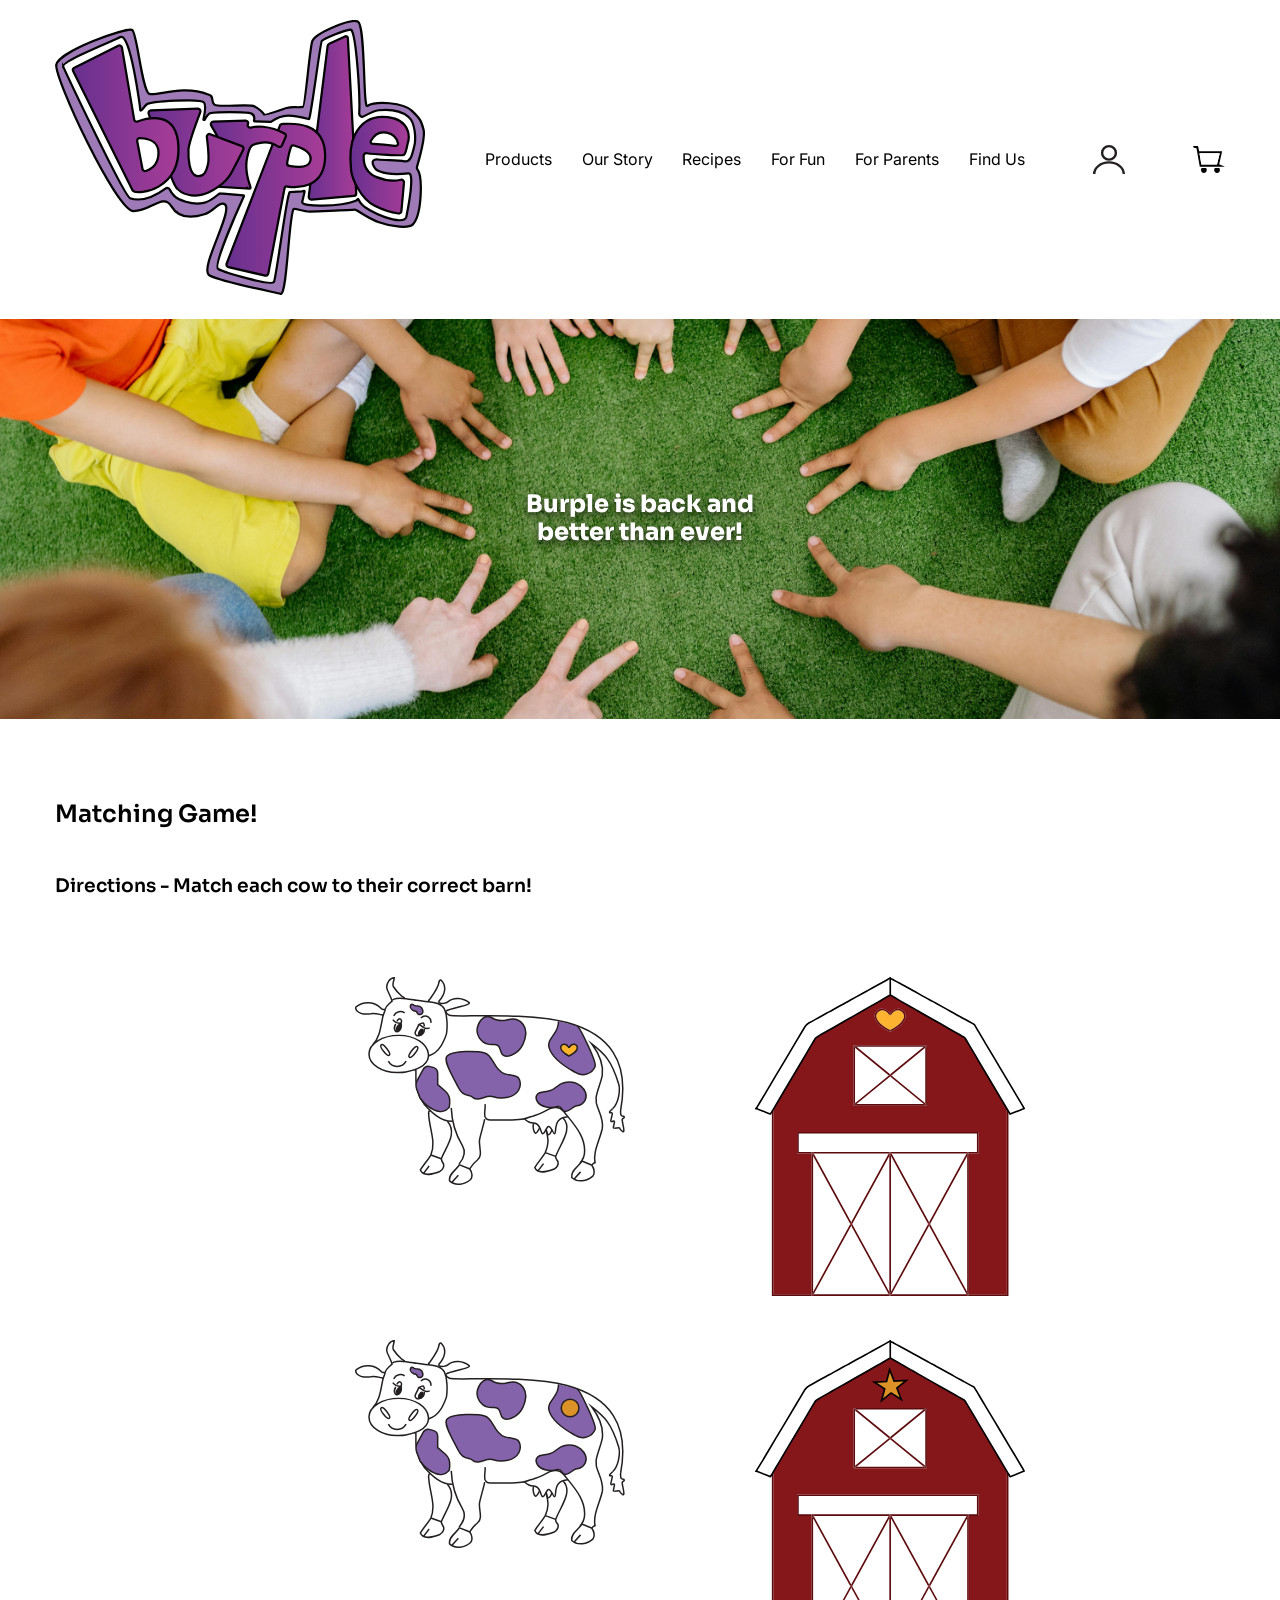
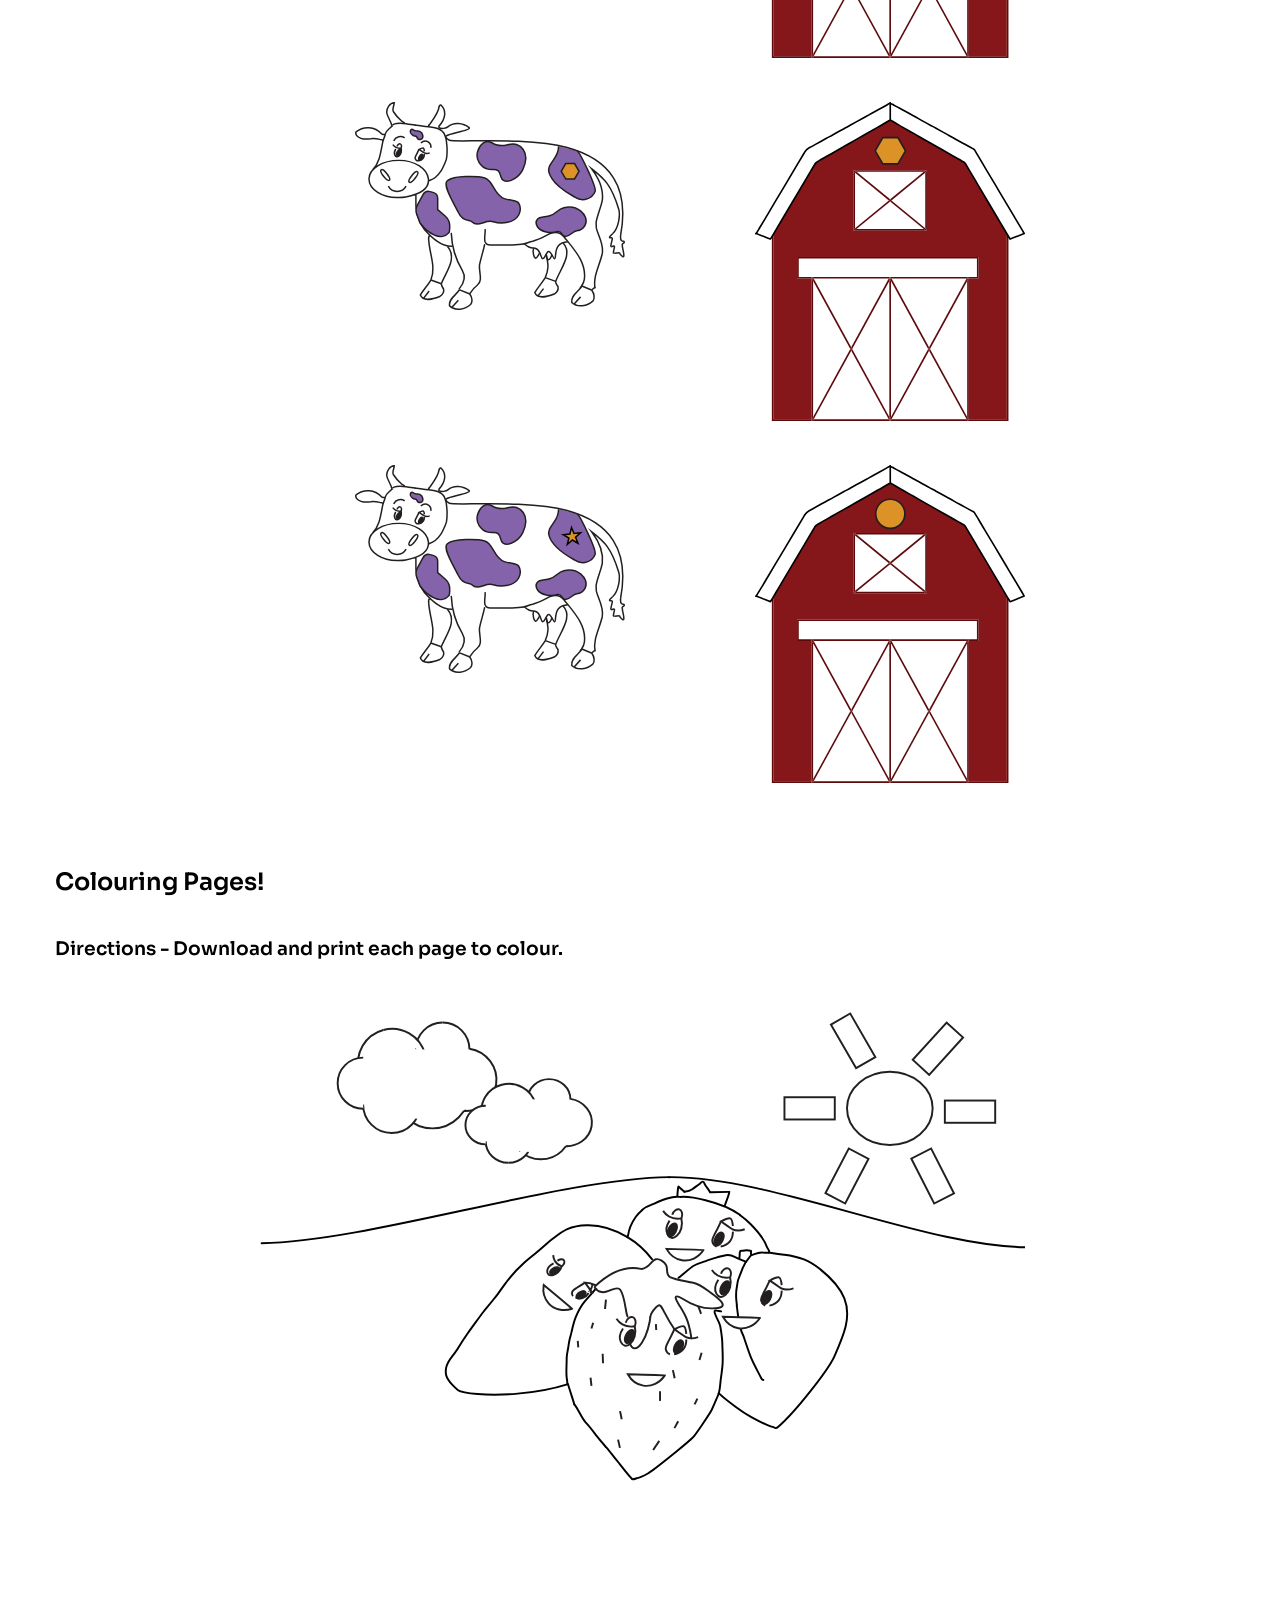
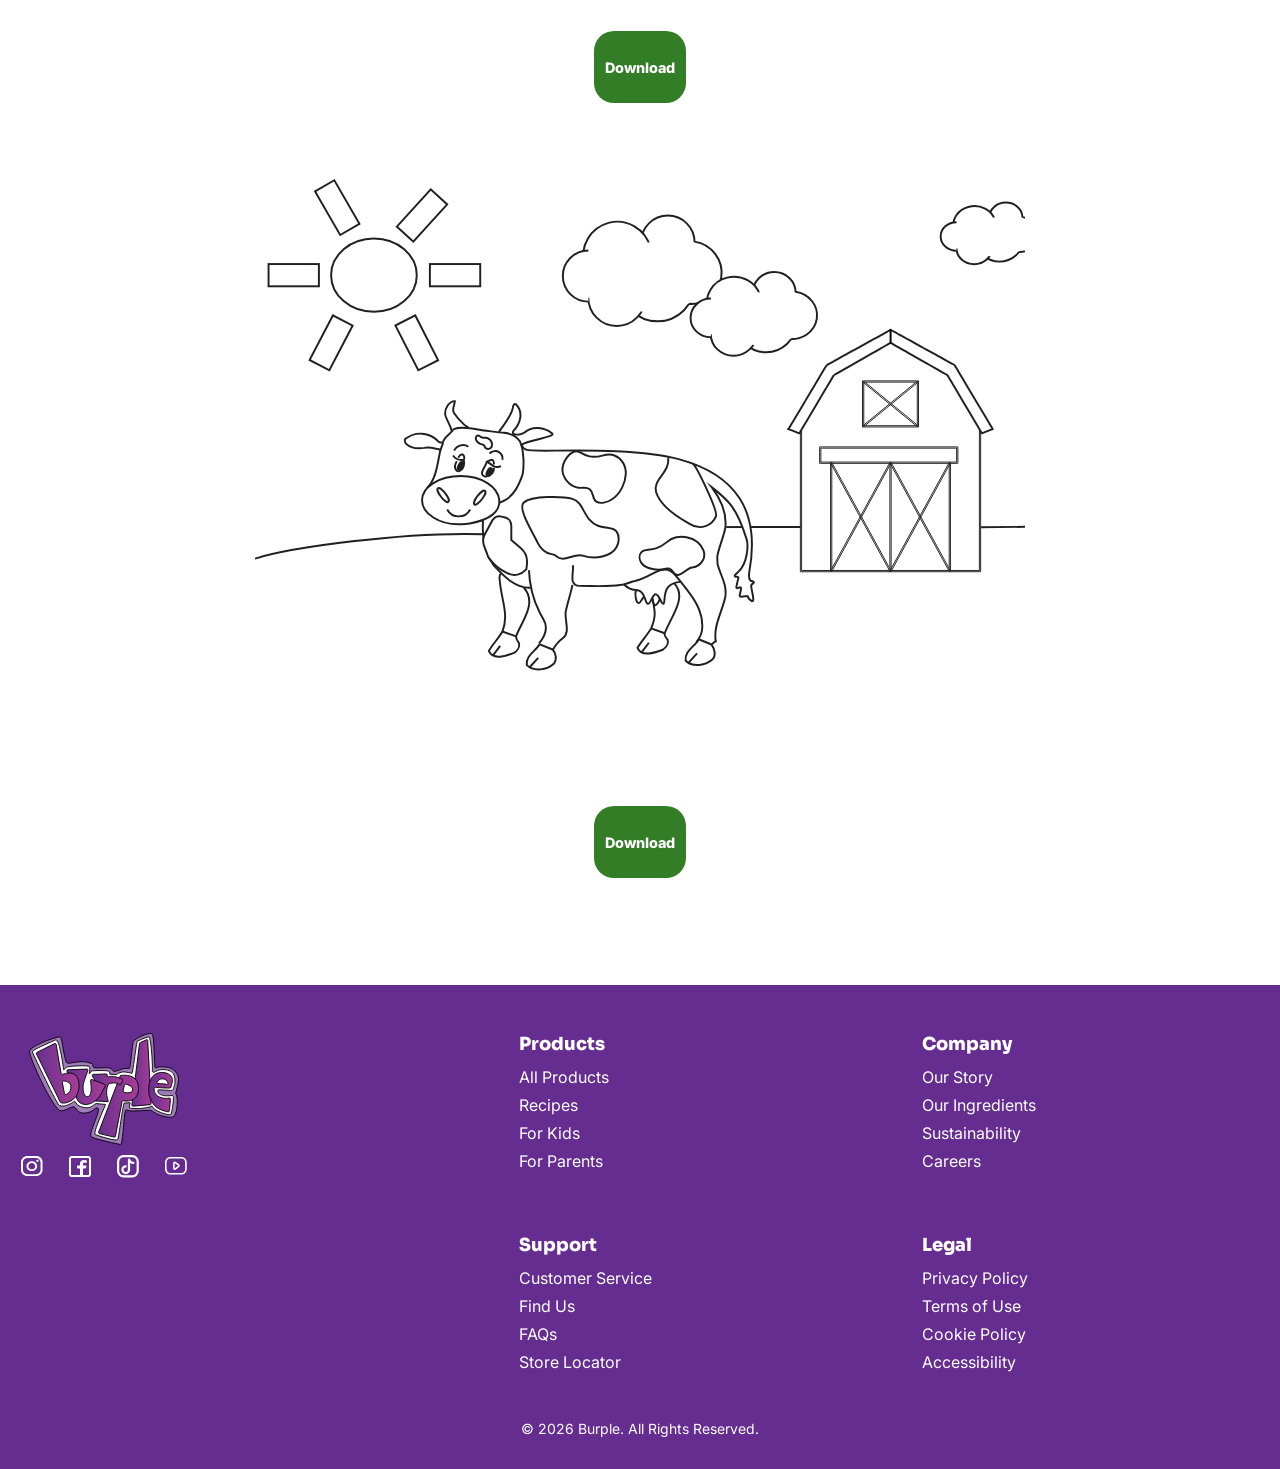
<file: for-fun.html>
<!DOCTYPE html>
<html lang="en">
<head>
  <meta charset="UTF-8">
  <meta name="viewport" content="width=device-width, initial-scale=1.0">
  <link href="css/grid.css" rel="stylesheet">
  <link href="css/main.css" rel="stylesheet">
  <link rel="preconnect" href="https://fonts.googleapis.com">
  <link rel="preconnect" href="https://fonts.gstatic.com" crossorigin>
  <link href="https://fonts.googleapis.com/css2?family=Inter:ital,opsz,wght@0,14..32,100..900;1,14..32,100..900&display=swap" rel="stylesheet">
  <link rel="preconnect" href="https://fonts.googleapis.com">
  <link rel="preconnect" href="https://fonts.gstatic.com" crossorigin>
  <link href="https://fonts.googleapis.com/css2?family=Inter:ital,opsz,wght@0,14..32,100..900;1,14..32,100..900&family=Sora:wght@100..800&display=swap" rel="stylesheet">
  
<title>Rediscover Burple!</title>
</head>

<body>

  <h1 class="visually-hidden">Rediscover Burple!</h1>

  <header class="grid-con center-grid-con">
    <nav class="col-span-full m-col-start-4 m-col-end-11 l-col-start-5 l-col-end-11">
      <div id="burger">
        <img src="images/burger-menu-final.svg" alt="burger menu">
      </div>

      <ul id="burger-menu" class="burger-menu-class">
        <li><div class="close-btn" id="close-button">✕</div></li>
        <li><a href="products.html">Products</a></li>
        <li><a href="our-story.html">Our Story</a></li>
        <li><a href="recipes.html">Recipes</a></li>
        <li><a href="for-fun.html">For Fun</a></li>
        <li><a href="for-parents.html">For Parents</a></li>
        <li><a href="find-us.html">Find Us</a></li>
      </ul>
    </nav>

    <div class="col-start-2 col-end-4 m-col-start-1 m-col-end-4 l-col-start-1 l-col-end-5">
      <a href="index.html">
        <img src="images/burple-logo-final.svg" alt="burple logo">
      </a>
    </div>

    <div class="col-start-11 col-end-12 m-col-start-11 m-col-end-12">
      <img src="images/user-icon-final.svg" alt="user profile icon">
    </div>

    <div class="col-start-12 col-end-13 m-col-start-12 m-col-end-13">
      <img src="images/shopping-cart.svg" alt="shopping cart icon">
    </div>
  </header>

  <main>
   <div class="about-hero full-width-grid-con">
    <h2 class="about-hero-title">
    Burple is back and better than ever!
  </h2>
</div>

<section class="matching-game-section grid-con center-grid-con">
  <h2 class="col-span-full">Matching Game!</h2>
  <h3 class="col-span-full">Directions - Match each cow to their correct barn!</h3>

  
  <article class="product-tile col-span-2 m-col-start-4 m-col-end-7">
  <h2 class="visually-hidden">Cow 1</h2>
    <img src="images/heart-cow.svg" class="cow" draggable="true" data-shape="heart" alt="cow with a heart cutie mark">
  </article>

 
  <article class="product-tile col-span-2 m-col-start-8 m-col-end-11">
      <h2 class="visually-hidden">Barn 1</h2>
        <div class="target-zone" data-shape="heart">
      <img src="images/heart-barn.svg" class="barn-img" alt="barn with heart decoration">
    </div>
  </article>


  <article class="product-tile col-span-2 m-col-start-4 m-col-end-7">
    <h2 class="visually-hidden">Cow 2</h2>
    <img src="images/circle-cow.svg" class="cow" draggable="true" data-shape="circle" alt="cow with a circle cutie mark">
  </article>

  <article class="product-tile col-span-2 m-col-start-8 m-col-end-11">
    <h2 class="visually-hidden">Barn 2</h2>
    <div class="target-zone" data-shape="star">
      <img src="images/star-barn.svg" class="barn-img" alt="barn with star decoration">
    </div>
  </article>

  <article class="product-tile col-span-2 m-col-start-4 m-col-end-7">
     <h2 class="visually-hidden">Cow 3</h2>
    <img src="images/hexagon-cow.svg" class="cow" draggable="true" data-shape="hexagon" alt="cow with a hexagon cutie mark">
  </article>

  <article class="product-tile col-span-2 m-col-start-8 m-col-end-11">
     <h2 class="visually-hidden">Barn 3</h2>
    <div class="target-zone" data-shape="hexagon">
      <img src="images/hexagon-barn.svg" class="barn-img" alt=" barn with hexagon decoration">
    </div>
  </article>

  <article class="product-tile col-span-2 m-col-start-4 m-col-end-7">
     <h2 class="visually-hidden">Cow 4</h2>
    <img src="images/star-cow.svg" class="cow" draggable="true" data-shape="star" alt="cow with a star cutie mark">
  </article>

  <article class="product-tile col-span-2 m-col-start-8 m-col-end-11">
     <h2 class="visually-hidden">Barn 4</h2>
    <div class="target-zone" data-shape="circle">
      <img src="images/circle-barn.svg" class="barn-img" alt="barn with circle decoration">
    </div>
  </article>
</section>

    <section class="grid-con colouring-section center-grid-con">
      <h2 class="col-span-full">Colouring Pages!</h2>
      <h3 class="col-span-full">Directions - Download and print each page to colour.</h3>

      <article class="col-span-full m-col-start-3 m-col-end-11">
        <h2 class="visually-hidden">Colouring Page 1</h2>
        <img src="images/colouring-page-fruits.svg" alt="colouring page about fruits in the sun">
        <div class="page-tile-cta">
          <a class="page-tile-button" href="#">Download</a>
        </div>
      </article>

      <article class="col-span-full m-col-start-3 m-col-end-11">
        <h2 class="visually-hidden">Colouring Page 2</h2>
        <img src="images/colouring-page-cow.svg" alt="colouring page about a cow in the sun">
        <div class="page-tile-cta">
          <a class="page-tile-button" href="#">Download</a>
        </div>
      </article>
    </section>

    <footer class="site-footer">
      <div class="grid-con site-footer-inner">

        <div class="footer-logo col-span-full m-col-start-1 m-col-end-6">
          <img src="images/burple-logo-final.svg" alt="Burple logo">

          <div class="footer-social">
            <a href="https://www.instagram.com" aria-label="Burple on Instagram">
              <img src="images/instagram.svg" alt="instagram logo">
            </a>
            <a href="https://www.facebook.com" aria-label="Burple on Facebook">
              <img src="images/facebook.svg" alt="facebook logo">
            </a>
            <a href="https://www.tiktok.com" aria-label="Burple on TikTok">
              <img src="images/tiktok.svg" alt="tiktok logo">
            </a>
            <a href="https://www.youtube.com" aria-label="Burple on YouTube">
              <img src="images/youtube.svg" alt="youtube logo">
            </a>
          </div>
        </div>

        <div class="footer-menu mob-row-2 col-start-1 col-end-3 m-col-start-6 m-col-end-10 desk-row-1">
          <h3>Products</h3>
          <ul>
            <li><a href="all-products.html">All Products</a></li>
            <li><a href="recipes.html">Recipes</a></li>
            <li><a href="for-kids.html">For Kids</a></li>
            <li><a href="for-parents.html">For Parents</a></li>
          </ul>
        </div>

        <div class="footer-menu mob-row-2 col-start-3 col-end-5 m-col-start-10 m-col-end-13 desk-row-1">
          <h3>Company</h3>
          <ul>
            <li><a href="our-story.html">Our Story</a></li>
            <li><a href="our-ingredients.html">Our Ingredients</a></li>
            <li><a href="sustainability.html">Sustainability</a></li>
            <li><a href="careers.html">Careers</a></li>
          </ul>
        </div>

        <div class="footer-menu mob-row-3 col-start-1 col-end-3 m-col-start-6 m-col-end-10 desk-row-2">
          <h3>Support</h3>
          <ul>
            <li><a href="customer-service.html">Customer Service</a></li>
            <li><a href="find-us.html">Find Us</a></li>
            <li><a href="faqs.html">FAQs</a></li>
            <li><a href="store-locator.html">Store Locator</a></li>
          </ul>
        </div>

        <div class="footer-menu mob-row-3 col-start-3 col-end-5 m-col-start-10 m-col-end-13 desk-row-2">
          <h3>Legal</h3>
          <ul>
            <li><a href="privacy-policy.html">Privacy Policy</a></li>
            <li><a href="terms-of-use.html">Terms of Use</a></li>
            <li><a href="cookie-policy.html">Cookie Policy</a></li>
            <li><a href="accessibility.html">Accessibility</a></li>
          </ul>
        </div>

      </div>

      <p class="site-footer-copyright">&copy; 2026 Burple. All Rights Reserved.</p>
    </footer>
  </main>

  <script src="js/main.js"></script>
</body>
</html>
</file>
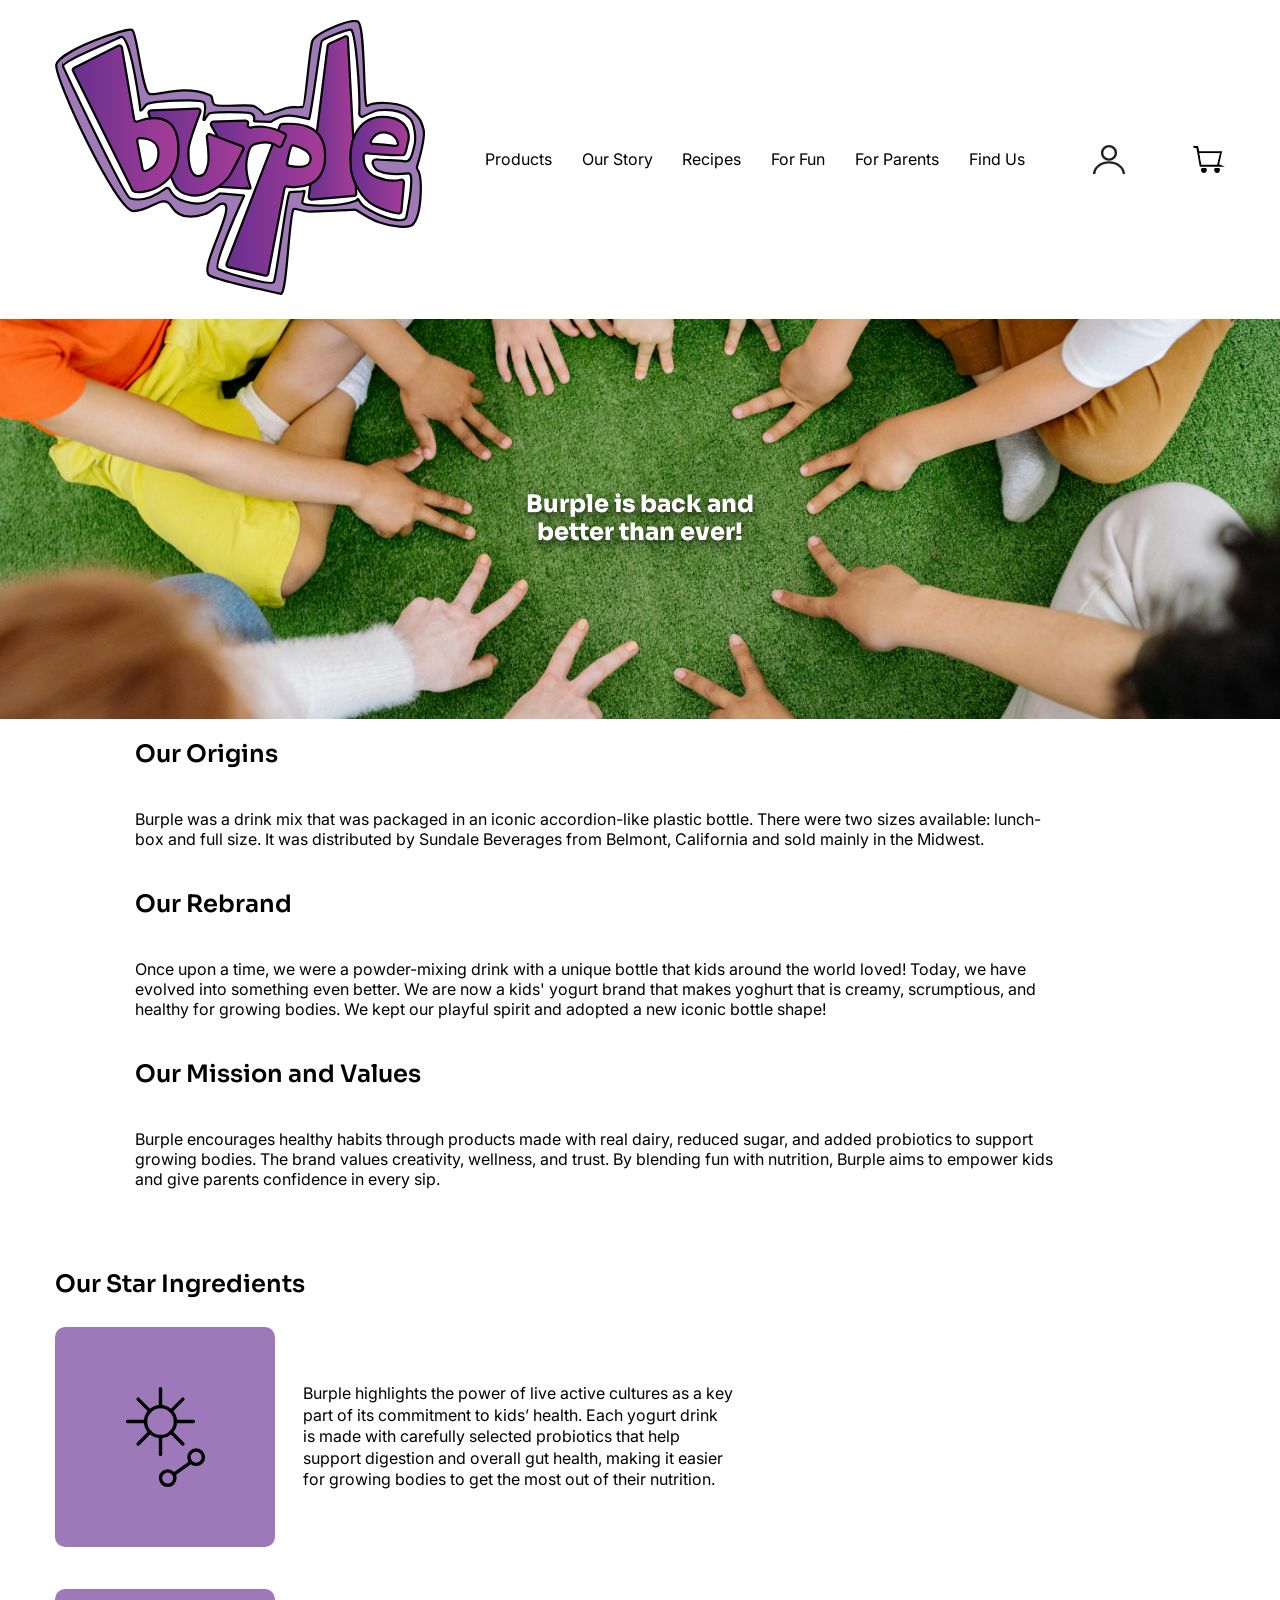
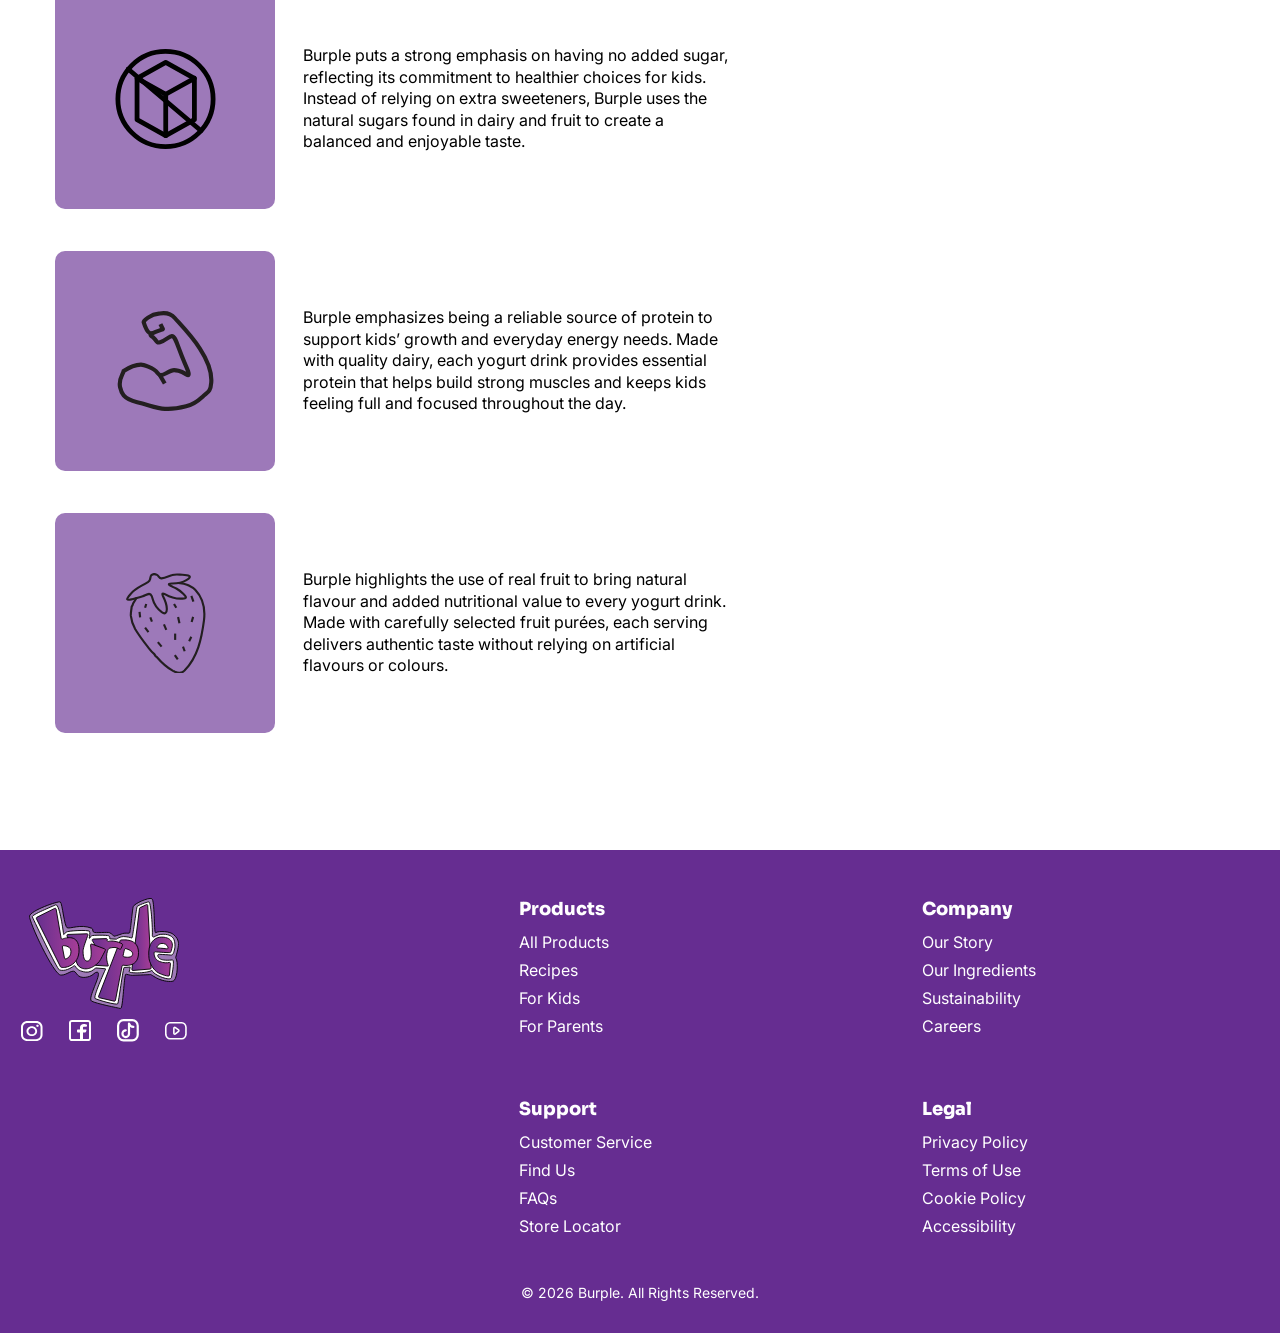
<file: our-story.html>
<!DOCTYPE html>
<html lang="en">
<head>
  <meta charset="UTF-8">
  <meta name="viewport" content="width=device-width, initial-scale=1.0">
  <link href="css/grid.css" rel="stylesheet">
  <link href="css/main.css" rel="stylesheet">
  <link rel="preconnect" href="https://fonts.googleapis.com">
  <link rel="preconnect" href="https://fonts.gstatic.com" crossorigin>
  <link href="https://fonts.googleapis.com/css2?family=Inter:ital,opsz,wght@0,14..32,100..900;1,14..32,100..900&display=swap" rel="stylesheet">
  <link rel="preconnect" href="https://fonts.googleapis.com">
  <link rel="preconnect" href="https://fonts.gstatic.com" crossorigin>
  <link href="https://fonts.googleapis.com/css2?family=Inter:ital,opsz,wght@0,14..32,100..900;1,14..32,100..900&family=Sora:wght@100..800&display=swap" rel="stylesheet">  

 <title>Rediscover Burple!</title>
</head>

<body>

      <h1 class="visually-hidden">Rediscover Burple!</h1>

  <header class="grid-con center-grid-con">
    <nav class="col-span-full m-col-start-4 m-col-end-11 l-col-start-5 l-col-end-11">
      
      <div id="burger">
        <img src="images/burger-menu-final.svg" alt="burger menu">
      </div>

      <ul id="burger-menu" class="burger-menu-class">
        <li><div class="close-btn" id="close-button">✕</div></li>
        <li><a href="products.html">Products</a></li>
        <li><a href="our-story.html">Our Story</a></li>
        <li><a href="recipes.html">Recipes</a></li>
        <li><a href="for-fun.html">For Fun</a></li>
        <li><a href="for-parents.html">For Parents</a></li>
        <li><a href="find-us.html">Find Us</a></li>
      </ul>

    </nav>

    <div class="col-start-2 col-end-4 m-col-start-1 m-col-end-4 l-col-start-1 l-col-end-5">
      <a href="index.html"><img src="images/burple-logo-final.svg" alt="burple logo"></a>
    </div>

    <div class="col-start-11 col-end-12 m-col-start-11 m-col-end-12">
      <img src="images/user-icon-final.svg" alt="user profile icon">
    </div>

    <div class="col-start-12 col-end-13 m-col-start-12 m-col-end-13">
      <img src="images/shopping-cart.svg" alt="shopping cart icon">
    </div>
  </header>

  <main> 

  <div class="about-hero full-width-grid-con">
    <h2 class="about-hero-title">
    Burple is back and better than ever!
  </h2>
</div>

<section class="about-content grid-con">
  <div class="about-content-inner col-span-full m-col-start-2 m-col-end-12">

    <h2 class="our-story-headings">Our Origins</h2>
    <p class="our-story-text"> 
      Burple was a drink mix that was packaged in an iconic accordion-like plastic bottle. There were two sizes available: lunch-box and full size. It was distributed by Sundale Beverages from Belmont, California and sold mainly in the Midwest.
    </p>

    <h2 class="our-story-headings">Our Rebrand</h2>
    <p class="our-story-text">
      Once upon a time, we were a powder-mixing drink with a unique bottle that kids around the world loved! Today, we have evolved into something even better. We are now a kids' yogurt brand that makes yoghurt that is creamy, scrumptious, and healthy for growing bodies. We kept our playful spirit and adopted a new iconic bottle shape!
    </p>  
 
    <h2 class="our-story-headings">Our Mission and Values</h2>
    <p class="our-story-text">
      Burple encourages healthy habits through products made with real dairy, reduced sugar, and added probiotics to support growing bodies. The brand values creativity, wellness, and trust. By blending fun with nutrition, Burple aims to empower kids and give parents confidence in every sip.
    </p>

  </div>
</section>


<section class="grid-con ingredients-section center-grid-con">
  <div class="col-span-full">
    <h2>Our Star Ingredients</h2>
  </div>

  <div class="ingredient-item col-span-full">
    <div class="product-tile-img">
      <img src="images/live-active-cultures-final.svg" alt="live active cultures icon">
    </div>
    <div class="ingredient-text">
      <h3>Live Active Cultures</h3>
      <p class="mobile-text">Helps support digestion</p>
      <p class="tablet-text">
        Burple highlights the power of live active cultures as a key part of its commitment to kids’ health. Each yogurt drink is made with carefully selected probiotics that help support digestion and overall gut health, making it easier for growing bodies to get the most out of their nutrition.
      </p>
    </div>
  </div>

  <div class="ingredient-item col-span-full">
    <div class="product-tile-img">
      <img src="images/no-added-sugar-final.svg" alt="no added sugar icon">
    </div>
    <div class="ingredient-text">
      <h3>No Added Sugar</h3>
      <p class="mobile-text">Naturally sweet with no extras</p>
      <p class="tablet-text">
        Burple puts a strong emphasis on having no added sugar, reflecting its commitment to healthier choices for kids. Instead of relying on extra sweeteners, Burple uses the natural sugars found in dairy and fruit to create a balanced and enjoyable taste.
      </p>
    </div>
  </div>

  <div class="ingredient-item col-span-full">
    <div class="product-tile-img">
      <img src="images/source-of-protein-final.svg" alt="source of protein icon">
    </div>
    <div class="ingredient-text">
      <h3>Source of Protein</h3>
      <p class="mobile-text">Helps build strong bodies</p>
      <p class="tablet-text">
        Burple emphasizes being a reliable source of protein to support kids’ growth and everyday energy needs. Made with quality dairy, each yogurt drink provides essential protein that helps build strong muscles and keeps kids feeling full and focused throughout the day.
      </p>
    </div>
  </div>

  <div class="ingredient-item col-span-full">
    <div class="product-tile-img">
      <img src="images/source-of-fibre.svg" alt="source of fibre icon">
    </div>
    <div class="ingredient-text">
      <h3>Source of Fibre</h3>
      <p class="mobile-text">Made with real fruit</p>
      <p class="tablet-text">
        Burple highlights the use of real fruit to bring natural flavour and added nutritional value to every yogurt drink. Made with carefully selected fruit purées, each serving delivers authentic taste without relying on artificial flavours or colours.
      </p>
    </div>
  </div>
</section>


</main>

 
  <footer class="site-footer">
    <div class="grid-con site-footer-inner">

     <div class="footer-logo col-span-full m-col-start-1 m-col-end-6">
  <img src="images/burple-logo-final.svg" alt="Burple logo">


  <div class="footer-social">
    <a href="https://www.instagram.com" aria-label="Burple on Instagram">
      <img src="images/instagram.svg" alt="instagram logo">
    </a>
    <a href="https://www.facebook.com" aria-label="Burple on Facebook">
      <img src="images/facebook.svg" alt="facebook logo">
    </a>
    <a href="https://www.tiktok.com" aria-label="Burple on TikTok">
      <img src="images/tiktok.svg" alt="tiktok logo">
    </a>
    <a href="https://www.youtube.com" aria-label="Burple on YouTube">
      <img src="images/youtube.svg" alt="youtube logo">
    </a>
  </div>
</div>
     
      <div class="footer-menu mob-row-2 col-start-1 col-end-3 m-col-start-6 m-col-end-10 desk-row-1">
        <h3>Products</h3>
        <ul>
          <li><a href="all-products.html">All Products</a></li>
          <li><a href="recipes.html">Recipes</a></li>
          <li><a href="for-kids.html">For Kids</a></li>
          <li><a href="for-parents.html">For Parents</a></li>
        </ul>
      </div>

      <div class="footer-menu mob-row-2 col-start-3 col-end-5 m-col-start-10 m-col-end-13 desk-row-1">
        <h3>Company</h3>
        <ul>
          <li><a href="our-story.html">Our Story</a></li>
          <li><a href="our-ingredients.html">Our Ingredients</a></li>
          <li><a href="sustainability.html">Sustainability</a></li>
          <li><a href="careers.html">Careers</a></li>
        </ul>
      </div>

      <div class="footer-menu mob-row-3 col-start-1 col-end-3 m-col-start-6 m-col-end-10 desk-row-2">
        <h3>Support</h3>
        <ul>
          <li><a href="customer-service.html">Customer Service</a></li>
          <li><a href="find-us.html">Find Us</a></li>
          <li><a href="faqs.html">FAQs</a></li>
          <li><a href="store-locator.html">Store Locator</a></li>
        </ul>
      </div>


      <div class="footer-menu mob-row-3 col-start-3 col-end-5 m-col-start-10 m-col-end-13 desk-row-2">
        <h3>Legal</h3>
        <ul>
          <li><a href="privacy-policy.html">Privacy Policy</a></li>
          <li><a href="terms-of-use.html">Terms of Use</a></li>
          <li><a href="cookie-policy.html">Cookie Policy</a></li>
          <li><a href="accessibility.html">Accessibility</a></li>
        </ul>
      </div>

    </div>

  <p class="site-footer-copyright">&copy; 2026 Burple. All Rights Reserved.</p>
  </footer>

  <script src="js/main.js"></script>
</body>
</html>
</file>
<file: css/grid.css>
/* ---General rules - scales images, videos to size of container--- */
img, embed, object, video, picture {
   max-width: 100%;
 }

 /* ---Change the way the box model works, tells the browser to account for any border and padding in the values you specify for an element's width and height.--- */

 html {
   box-sizing: border-box;
 }

 *, *::before, *::after {
   box-sizing: inherit;
 }

/* ---Mini CSS reset--- */

body, p, h1, h2, h3, h4, h5 {
   margin: 0px; 
   padding: 0px;
}

/* ---Utility Classes--- */

.hidden {
   display: none;
}

.visually-hidden:not(:focus):not(:active) {
   position: absolute !important; 
   width: 1px !important; 
   height: 1px !important; 
   padding: 0 !important; 
   margin: -1px !important; 
   overflow: hidden !important; 
   clip-path: inset(50%); 
   white-space: nowrap !important; 
   border: 0 !important; 
}

.box {
   background-color: grey;
   color: rgb(27, 27, 27);
   border-radius: 5px;
   padding: 20px;
   text-align: center;
   margin-top: 10px;
   margin-bottom:10px;
 }

.center-grid-con {
   margin: 0 auto;
}

.full-width-grid-con {
   /* set this container as a grid, with 3 columns
   the other grid will sit in the middle column, this allows for overlapping content */
   display: grid; 
	grid-template-columns: 1fr minmax(0, 1200px) 1fr;  
}

/* ---Mobile Library Grid Styles--- */

 .grid-con { 
   display: grid;
   grid-template-columns: repeat(4, minmax(0, 1fr));
   grid-column-gap: 30px;
   max-width: 1200px;
   padding-left: 15px;
   padding-right: 15px;
}

.col-span-1	{grid-column: span 1;}
.col-span-2	{grid-column: span 2;}
.col-span-3	{grid-column: span 3;}
.col-span-4	{grid-column: span 4;}
.col-span-full {grid-column: 1 / -1;}

.col-start-1	{grid-column-start: 1;}
.col-start-2	{grid-column-start: 2;}
.col-start-3	{grid-column-start: 3;}
.col-start-4	{grid-column-start: 4;}

.col-end-1	{grid-column-end: 1;}
.col-end-2	{grid-column-end: 2;}
.col-end-3	{grid-column-end: 3;}
.col-end-4	{grid-column-end: 4;}
.col-end-5	{grid-column-end: 5;}

/* ---Tablet Library Grid Styles--- */

@media screen and (min-width: 768px) { 
  .grid-con { 
      grid-template-columns: repeat(12, minmax(0, 1fr));
      grid-column-gap: 20px;
      padding-left: 16px;
      padding-right: 16px;
   }

  .m-col-span-1 { grid-column: span 1; }
  .m-col-span-2 { grid-column: span 2; }
  .m-col-span-3 { grid-column: span 3; }
  .m-col-span-4 { grid-column: span 4; }
  .m-col-span-5 { grid-column: span 5; }
  .m-col-span-6 { grid-column: span 6; }
  .m-col-span-7 { grid-column: span 7; }
  .m-col-span-8 { grid-column: span 8; }
  .m-col-span-9 { grid-column: span 9; }
  .m-col-span-10 { grid-column: span 10; }
  .m-col-span-11 { grid-column: span 11; }
  .m-col-span-12 { grid-column: span 12; }
  .m-col-span-full { grid-column: 1 / -1; }

   .m-col-start-1	{grid-column-start: 1;}
   .m-col-start-2	{grid-column-start: 2;}
   .m-col-start-3	{grid-column-start: 3;}
   .m-col-start-4	{grid-column-start: 4;}
   .m-col-start-5	{grid-column-start: 5;}
   .m-col-start-6	{grid-column-start: 6;}
   .m-col-start-7	{grid-column-start: 7;}
   .m-col-start-8	{grid-column-start: 8;}
   .m-col-start-9	{grid-column-start: 9;}
   .m-col-start-10	{grid-column-start: 10;}
   .m-col-start-11	{grid-column-start: 11;}
   .m-col-start-12	{grid-column-start: 12;}
   .m-col-start-13	{grid-column-start: 13;}

   .m-col-end-1	{grid-column-end: 1;}
   .m-col-end-2	{grid-column-end: 2;}
   .m-col-end-3	{grid-column-end: 3;}
   .m-col-end-4	{grid-column-end: 4;}
   .m-col-end-5	{grid-column-end: 5;}
   .m-col-end-6	{grid-column-end: 6;}
   .m-col-end-7	{grid-column-end: 7;}
   .m-col-end-8	{grid-column-end: 8;}
   .m-col-end-9	{grid-column-end: 9;}
   .m-col-end-10	{grid-column-end: 10;}
   .m-col-end-11	{grid-column-end: 11;}
   .m-col-end-12	{grid-column-end: 12;}
   .m-col-end-13	{grid-column-end: 13;}

}


/* ---Desktop Library Grid Styles--- */

@media screen and (min-width: 1200px) { 
   .grid-con { 
      grid-column-gap: 30px;
      padding-left: 15px;
      padding-right: 15px;
   }

   .l-col-span-1  { grid-column: span 1; }
  .l-col-span-2  { grid-column: span 2; }
  .l-col-span-3  { grid-column: span 3; }
  .l-col-span-4  { grid-column: span 4; }
  .l-col-span-5  { grid-column: span 5; }
  .l-col-span-6  { grid-column: span 6; }
  .l-col-span-7  { grid-column: span 7; }
  .l-col-span-8  { grid-column: span 8; }
  .l-col-span-9  { grid-column: span 9; }
  .l-col-span-10 { grid-column: span 10; }
  .l-col-span-11 { grid-column: span 11; }
  .l-col-span-12 { grid-column: span 12; }
  .l-col-span-full { grid-column: 1 / -1; }

   .l-col-start-1	{grid-column-start: 1;}
   .l-col-start-2	{grid-column-start: 2;}
   .l-col-start-3	{grid-column-start: 3;}
   .l-col-start-4	{grid-column-start: 4;}
   .l-col-start-5	{grid-column-start: 5;}
   .l-col-start-6	{grid-column-start: 6;}
   .l-col-start-7	{grid-column-start: 7;}
   .l-col-start-8	{grid-column-start: 8;}
   .l-col-start-9	{grid-column-start: 9;}
   .l-col-start-10	{grid-column-start: 10;}
   .l-col-start-11	{grid-column-start: 11;}
   .l-col-start-12	{grid-column-start: 12;}
   .l-col-start-13	{grid-column-start: 13;}

   .l-col-end-1	{grid-column-end: 1;}
   .l-col-end-2	{grid-column-end: 2;}
   .l-col-end-3	{grid-column-end: 3;}
   .l-col-end-4	{grid-column-end: 4;}
   .l-col-end-5	{grid-column-end: 5;}
   .l-col-end-6	{grid-column-end: 6;}
   .l-col-end-7	{grid-column-end: 7;}
   .l-col-end-8	{grid-column-end: 8;}
   .l-col-end-9	{grid-column-end: 9;}
   .l-col-end-10	{grid-column-end: 10;}
   .l-col-end-11	{grid-column-end: 11;}
   .l-col-end-12	{grid-column-end: 12;}
   .l-col-end-13	{grid-column-end: 13;}
}

/* Add XL Later */
</file>
<file: css/main.css>
/* 
    CSS Guide 

    1.  General Styles
    2.  Main Nav
    3.  Main Hero Image
    4.  Product Gallery (index.html)
    5.  What Makes Burple Special (index.html)
    6.  Contact Form (index.html)
    7.  Matching Game (for-fun.html)
    8.  Colouring Pages (for-fun.html)
    9.  About Us (our-story.html)
    10. Our Star Ingredients (our-story.html)
    11. Footer
    12. Custom Queries
    13. Tablet Queries
 */


/* 1.  General Styles */

html {
  scroll-behavior: smooth;
}

body {
  font-family: 'Inter', sans-serif;
}

h1, h2, h3 {
  font-family: 'Sora', sans-serif;
  font-weight: 600;
}

.close-btn {
  display: none;
}

/* 2.  Main Nav */

header {
  padding: 20px 0;
}

#burger {
    display: none;
  }

.burger-menu-class {
  padding: 0;
  list-style-type: none;
  display: flex;
  justify-content: space-between;
  align-items: center;

}

#burger-menu li a {
  text-decoration: none;
  color: black;
}

#burger-menu li a:hover {
  text-decoration: underline;
}

header.grid-con {
  align-items: center;
}

header.grid-con > * {
  grid-row: 1;
}

header .col-start-11,
header .col-start-12 {
  display: none;
}


  header .col-start-11,
  header .col-start-12 {
    display: block;
    justify-self: end;
  }

  header .col-start-11 img,
  header .col-start-12 img {
    width: 32px;
    height: auto;
    display: block;
  }

/* 3.  Main Hero Image */

.about-hero {
  background-image: url("../images/pexels-yankrukov-8613319.jpg");
  background-size: cover;
  background-position: center;
  background-repeat: no-repeat;
  /* position: relative; */
  display: flex;
  justify-content: center;
  align-items: center;
  padding: 0 20px;
  height: 400px;
  position: relative;
  min-height: 60vh;
  overflow: hidden;
} 

.hero-image {
  position: absolute;
  top: 0;
  left: 0;
  width: 100%;
  height: 100%;
  object-fit: cover;
}

.about-hero-title {
  margin: 0;
  text-align: center;
  font-size: 24px;
  font-weight: 800;
  color: white;
  max-width: 16ch;
  line-height: 1.15;
  text-shadow: 
    0 4px 12px rgba(0,0,0,0.45),
    0 2px 4px rgba(0,0,0,0.35);
}

 /* 4.  Product Gallery */

.product-grid {
  margin-top: 32px;
  row-gap: 28px;
}

.product-tile {
  display: flex;
  flex-direction: column;
}

.product-tile-img {
  display: flex;
  align-items: center;
  justify-content: center;
  border-radius: 10px;
  background-color: #9D79B9;
  min-height: 100px;
}

.product-tile-img img {
  width: 100px; 
  height: 100px;
  display: block;
}

.product-tile-cta {
  padding: 32px 0;
  display: flex;
  justify-content: center;
}

.product-tile-button {
  display: inline-flex;
  align-items: center;
  justify-content: center;
  width: 92px;
  height: 72px;
  border-radius: 20px;
  background: #327D25;
  color: white;
  text-decoration: none;
  font-weight: 800;
  font-size: 14.4px;
  line-height: 1.05;
  text-align: center;
  transition: transform 0.15s ease, opacity 0.15s ease;
}

.boxes-section {
  margin-top: 80px;
  row-gap: 30px;
}

.grid-box {
text-decoration: none;
gap: 20px;
}

.full-width-grid-con > .grid-con {
  grid-column: 1 / -1;
}


.icon-box {
  background: #9D79B9;
  height: 260px;
  border-radius: 16px;
  display: flex;
  align-items: center;
  justify-content: center;
  width: 100%; 
}

.page-tile-cta {
  padding: 32px 0;
  display: flex;
  justify-content: center;
}

.page-tile-button {
  display: inline-flex;
  align-items: center;
  justify-content: center;
  width: 92px;
  height: 72px;
  border-radius: 20px;
  background:#327D25;
  color: white;
  text-decoration: none;
  font-weight: 800;
  font-size: 14.4px;
  line-height: 1.05;
  text-align: center;
  transition: transform 0.15s ease, opacity 0.15s ease;
}

.close-btn-product {
  position: fixed;
  top: 15px;
  right: 20px;
  font-size: 24px;
  cursor: pointer;
}

.lightbox {
    width: 100vw; 
    height: 100vh; 
    position: fixed;
    top: 0;
    left: 0;
    background-color: rgba(0, 0, 0, 0.85);
    z-index: 2;
    display:none;
    background-repeat: no-repeat;
    background-size: 67vh; 
    background-position: 40px bottom;
    color: white;
    text-align: center;
    font-size: 24px;
}

.lightbox:target {
   display: block;
   opacity: 1;
}

.lightbox article {
    margin-left: 40%;
    margin-top: 50px;
    width: 400px;
    color: white;
}

 /* 5.  What Makes Burple Special */

.what-makes-burple-special {
  margin-bottom: 24px;
}

/* 6.  Contact Form */

form {
  display: block;
}

#contact-form {
  max-width: 300px;
  margin: 50px auto;
}

#contact-form input,
#contact-form textarea {
  padding: 10px;
  width: 100%;
}


#contact-form.contact {
  max-width: 340px;
  margin: 40px auto;
  padding: 10px 0;
  display: flex;
  flex-direction: column;
  margin-top: 80px;
}

.contact-field {
  margin: 18px 0;
}

.contact-field label {
  display: block;
  font-weight: 700;
  font-size: 14.4px;
  margin: 0 0 8px 10px;
  color: black;
}

.contact-field input,
.contact-field textarea {
  width: 100%;
  background: white;
  padding: 14px 16px;
  font-size: 16px;
  outline: none;
  border-radius: 22px;
  border-color: #662D91;
  box-shadow: 0 4px 0 #662D91;
}

.contact-field textarea {
  border-radius: 22px;
  min-height: 160px;
  resize: vertical;
  line-height: 1.35;
}

.contact-field input:focus,
.contact-field textarea:focus {
  border-color: #662D91;
  box-shadow: 0 8px 0 #662D91;
}

.contact-button {
  display: inline-block;
  margin-left: auto;
  margin-top: 10px;
  padding: 10px 18px;
  border: 0;
  border-radius: 999px;
  background: #6b2aa6;
  color: white;
  font-weight: 700;
  cursor: pointer;
  box-shadow: 0 4px 0 rgba(118, 54, 168, 0.55);
}

/* 7.  Matching Game */

.matching-game-section {
  margin-top: 80px;
  row-gap: 40px;
}

.matching-game-section h2 {
  margin-bottom: 5px;
}

.matching-game-section h3 {
  margin-bottom: 40px;
}

.cow {
  cursor: grab;
  z-index: 1;
}

 /* 8.  Colouring Pages */

 .colouring-section {
  margin-top: 80px;
  row-gap: 40px;
}

/* 9.  About Us */

.our-story-text {
  padding: 20px;
}

.our-story-headings {
  padding: 20px;
}

/* 10. Our Star Ingredients */

.mobile-text {
  display: block;
}

.tablet-text {
  display: none;
}

.ingredients-section {
  margin-top: 60px;
}

.ingredients-section h2 {
  margin-bottom: 28px;
}

.ingredient-item {
  margin-bottom: 28px;
}

.ingredient-text h3 {
  margin: 14px 0 8px;
  font-size: 18px;
  font-weight: 700;
}

.ingredient-text p {
  margin: 0;
  line-height: 1.35;
}

/* 11. Footer */

footer {
  margin-top: 75px;
  background-color: #662D91;
}

.site-footer {
  position: relative;
  width: 100%;
  padding: 48px 0 32px;
  overflow: hidden;
}

.site-footer-inner {
  position: relative;
  z-index: 1;
  column-gap: 40px;
  row-gap: 30px;
}

.footer-logo {
  grid-row: 1 / span 2;
  display: flex;
  flex-direction: column;
  align-items: center;
  width: fit-content;
  gap: 4px;
  margin-bottom: 20px;
}

.footer-logo > img {
  width: 220px;
  max-width: 100%;
  height: auto;
  display: block;
}

.footer-social {
  display: flex;
  align-items: center;
  justify-content: flex-start;
  gap: 14px;
  width: auto;
  margin-top: 0;
}


.footer-social img {
  width: 22px;
  height: auto;
  display: block;
  filter: brightness(0) invert(1);
}

.footer-social a {
  display: inline-flex;
  align-items: center;
  justify-content: center;
  padding: 6px;
  border-radius: 10px;
  transition: transform 0.2s ease, opacity 0.2s ease;
}

.site-footer h3 {
  margin: 0 0 12px;
  font-size: 18px;
  font-weight: 800;
  color: white;
}

.site-footer ul {
  list-style: none;
  padding: 0;
  margin: 0;
}

.site-footer li {
  margin: 8px 0;
}

.site-footer a {
  color: white;
  text-decoration: none;
}

.site-footer a:hover {
  text-decoration: underline;
}

.site-footer-copyright {
  position: relative;
  z-index: 1;
  text-align: center;
  margin: 40px 0 0;
  padding: 0 15px;
  font-size: 14px;
  color: white;
}

/* 12. Custom Queries */

@media (max-width: 768px) {
  .desk-row-1 { grid-row: 1; }
  .desk-row-2 { grid-row: 2; }
  .footer-logo { grid-row: 1 / span 2; }

  header .col-start-11,
  header .col-start-12 {
    display: none;
  }

.close-btn {
  position: absolute;
  top: 15px;
  right: 20px;
  font-size: 24px;
  cursor: pointer;
  display: flex;
}

  nav {
    order: 2;
  }

  #burger {
    display: flex;
  }

  #burger img {
  display: block;
  width: 32px;
  height: auto;
  margin-left: auto;
}

#burger-menu li a {
  color: white;
}

.burger-menu-class {
    position: fixed;
    top: 0;
    right: 0;
    height: 100vh;
    width: 250px;
    background: #9D79B9;
    z-index: 10;
    flex-direction: column;
    padding-top: 60px;
    transform: translateX(100%);
    transition: transform 0.3s ease;
  }

 .burger-menu-class.active {
    transform: translateX(0);
  }

  .about-hero {
    min-height: 520px;
  }

  .about-hero-title {
    font-size: 24px;
  }

  .footer-logo {
    grid-row: auto;
    align-items: center;
  }

  .footer-logo > img {
    width: 150px;
  }

  .site-footer-inner {
    row-gap: 30px;
  }
}

@media (min-width: 768px) {

    .about-hero {
    min-height: 320px;
  }

  .footer-logo {
    grid-row: auto;
    margin-bottom: 20px;
    align-items: center;
  }

  .footer-logo img {
    max-width: 150px;
  }

  .site-footer-inner {
    row-gap: 30px;
  }
   .ingredient-item {
    text-align: left;
  }

  .product-tile-img {
    margin-bottom: 12px;
  }

  .ingredient-item {
    display: grid;
    grid-template-columns: 220px 1fr;
    align-items: center;
    column-gap: 28px;
    margin-bottom: 42px;
  }

  .product-tile-img {
    width: 220px;
    height: 220px;
    margin-bottom: 0;
  }

  .product-tile-img img {
    width: 125px;
  }

  .ingredient-text h3 {
    display: none;
  }

  .mobile-text {
    display: none;
  }

  .tablet-text {
    display: block;
    max-width: 430px;
  }
}
</file>
